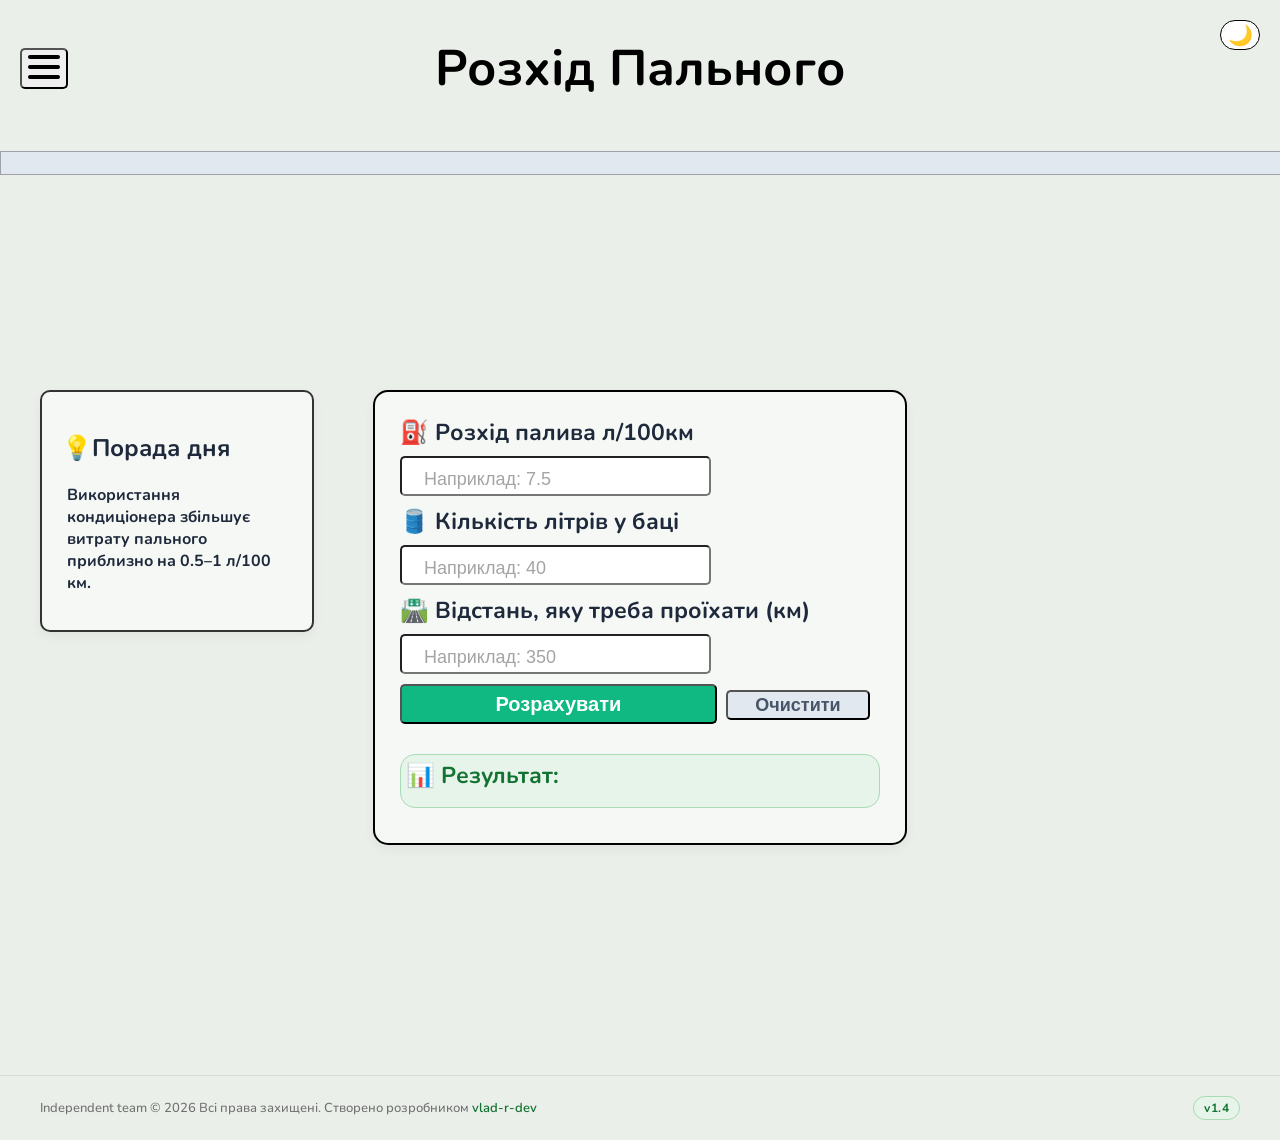
<file: index.html>
<!DOCTYPE html>
<html lang="ua">
<head>
    <!-- Google tag (gtag.js) -->
    <script async src="https://www.googletagmanager.com/gtag/js?id=G-9Q0XJ66E81"></script>
    <script>
        window.dataLayer = window.dataLayer || [];
        function gtag(){dataLayer.push(arguments);}
        gtag('js', new Date());

        gtag('config', 'G-9Q0XJ66E81');
    </script>
    
    <meta charset="UTF-8">
    <meta name="viewport" content="width=device-width, initial-scale=1.0">
    <link rel="stylesheet" href="style.css">
    <link rel="icon" href="images/logo.svg">

    <link rel="preconnect" href="https://fonts.googleapis.com">
    <link rel="preconnect" href="https://fonts.gstatic.com" crossorigin>
    <link href="https://fonts.googleapis.com/css2?family=Google+Sans:ital,opsz,wght@0,17..18,400..700;1,17..18,400..700&family=Nunito:ital,wght@0,200..1000;1,200..1000&family=Poppins:ital,wght@0,100;0,200;0,300;0,400;0,500;0,600;0,700;0,800;0,900;1,100;1,200;1,300;1,400;1,500;1,600;1,700;1,800;1,900&display=swap" rel="stylesheet">

    <title>Калькулятор витрати пального | Розрахунок онлайн</title>
    <meta name="description" content="Простий калькулятор витрати пального | Розрахуйте середню витрату бензину або дизеля на 100 км, та отримайте корисні поради для економії палива.">
</head>
<body>
    <button id="theme-toggle">🌙</button>
    <header>
        <div class="name">
            <h1>Розхід Пального</h1>
        </div>

        <button id="burger-btn">
            <img src="images/menu.png" alt="Меню">
        </button>

        <nav id="sidebarMenu">
            <button id="close">&times;</button>

            <ul class="menu-list">
                <li><a href="formula.html" class="pos">Формула розрахунку</a></li>
                <li><a href="us.html" class="pos">Що за програма?</a></li>
                <li><a href="about.html" class="pos">Про автора</a></li>
            </ul>
        </nav>

        <div class="overlay"></div>
    </header>

    <div class="marquee">
        <div class="marquee-text">
            ⛽ Швидкий розрахунок витрати пального • Порада дня • Точні алгоритми • Плануйте поїздки легко • 💡
        </div>
    </div>

    <main>
        <div class="container">

            <div class="tip">
                <h2>💡Порада дня</h2>
                <p id="tip"></p>
            </div>

            <div class="content">
                <div class="input">
                    <label>⛽ Розхід палива л/100км</label>
                    <input type="number" id="consumption" placeholder="Наприклад: 7.5">
                    <label>🛢️ Кількість літрів у баці</label>
                    <input type="number" id="fuel" placeholder="Наприклад: 40">
                    <label>🛣️ Відстань, яку треба проїхати (км)</label>
                    <input type="number" id="distance" placeholder="Наприклад: 350">
                </div>
                <div class="buttons">
                    <button id="calculate">Розрахувати</button>
                    <button type="reset" id="reset">Очистити</button>
                </div>

                <div class="output">
                    <label>📊 Результат:</label>
                    <p id="result"></p>
                </div>
            </div>
        </div>
        
    </main>

    <footer class="site-footer">
        <div class="footer-container">
            <p class="footer-copyright">
                Independent team &copy; 2026 Всі права захищені. Створено розробником
                <a href="https://github.com/vlad-r-dev" target="_blank" rel="noopener noreferrer" class="github-link" >vlad-r-dev</a>
            </p>
            <span class="version">v1.4</span>
        </div>
    </footer>

    <div id="toast"></div>

    <script src="script.js"></script>
    <script src="tips.js"></script>
</body>
</html>
</file>
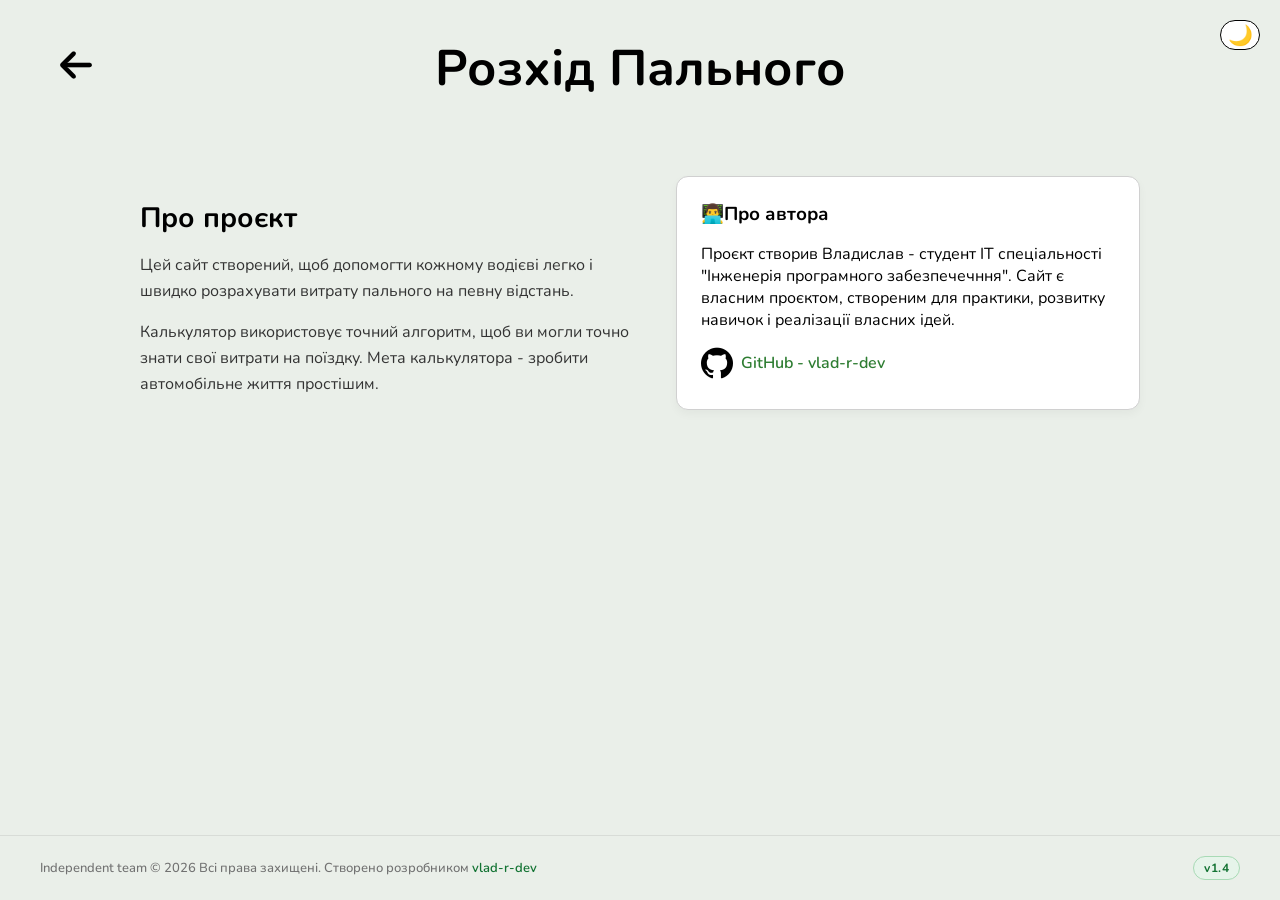
<file: about.html>
<!DOCTYPE html>
<html lang="ua">
<head>
     <link rel="stylesheet" href="about.css">
    <meta charset="UTF-8">
    <meta name="viewport" content="width=device-width, initial-scale=1.0">
    <link rel="icon" href="images/logo.svg">


    <link rel="preconnect" href="https://fonts.googleapis.com">
    <link rel="preconnect" href="https://fonts.gstatic.com" crossorigin>
    <link href="https://fonts.googleapis.com/css2?family=Google+Sans:ital,opsz,wght@0,17..18,400..700;1,17..18,400..700&family=Nunito:ital,wght@0,200..1000;1,200..1000&family=Poppins:ital,wght@0,100;0,200;0,300;0,400;0,500;0,600;0,700;0,800;0,900;1,100;1,200;1,300;1,400;1,500;1,600;1,700;1,800;1,900&display=swap" rel="stylesheet">
    
    <title>Про нас</title>
</head>
<body>
    <button id="theme-toggle">🌙</button>
    <header>

        <a href="index.html" class="back-link">
            <img src="images/arrow.png" alt="На головну" class="back-icon">
        </a>

        <a href="index.html" class="prev">
            <div class="name">
                <h1>Розхід Пального</h1>
            </div>
        </a>
    </header>
    
    <main>
        <section class="about-left">
            <h2>Про проєкт</h2>
            <p class="text-project">Цей сайт створений, щоб допомогти кожному водієві
                легко і швидко розрахувати витрату пального на певну відстань.
           </p>
           <p class="text-project">
                Калькулятор використовує точний алгоритм, щоб ви
                могли точно знати свої витрати на поїздку.

                Мета калькулятора - зробити автомобільне життя простішим.
           </p>
        </section>

        <div class="about-right">
            <h3>👨‍💻Про автора</h3>
            <p>Проєкт створив Владислав - студент IT спеціальності
                "Інженерія програмного забезпечечння".
                
                Сайт є власним проєктом, створеним для практики, розвитку навичок і реалізації власних ідей.
            </p>
                <a href="https://github.com/vlad-r-dev" target="_blank" class="author-link">
                    <img src="images/github.png" alt="GitHub-icon">
                    <span class="links">GitHub - vlad-r-dev</span>
                </a>
        </div>
    </main>
    
    <footer class="site-footer">
        <div class="footer-container">
            <p class="footer-copyright">
                Independent team &copy; 2026 Всі права захищені. Створено розробником
                <a href="https://github.com/vlad-r-dev" target="_blank" rel="noopener noreferrer" class="github-link" >vlad-r-dev</a>
            </p>
            <span class="version">v1.4</span>
        </div>
    </footer>

    <script src="script.js"></script>
</body>
</html>
</file>
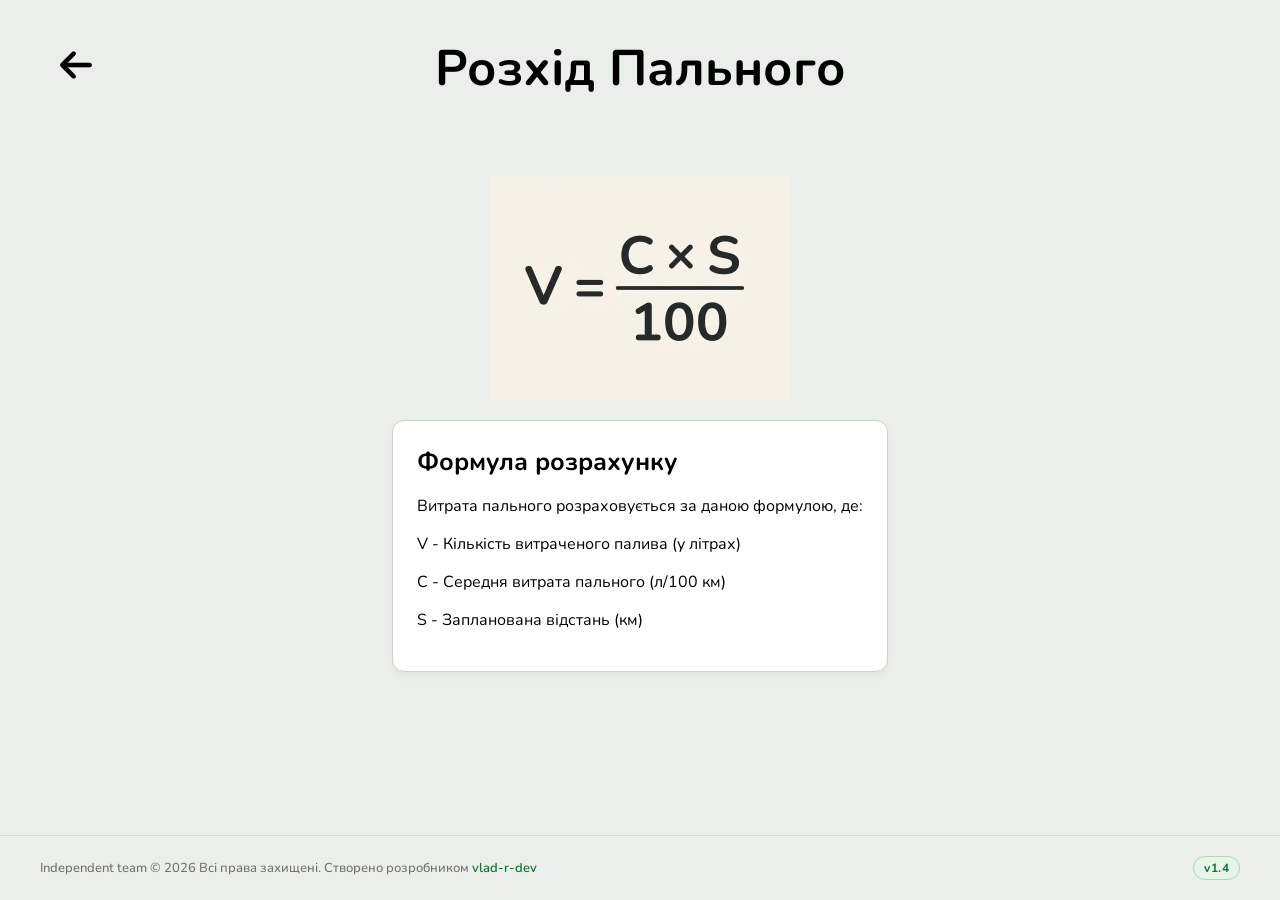
<file: formula.html>
<!DOCTYPE html>
<html lang="ua">
<head>
    <meta charset="UTF-8">
    <meta name="viewport" content="width=device-width, initial-scale=1.0">

    <link rel="stylesheet" href="formula.css">
    <link rel="icon" href="images/logo.svg">

    <link rel="preconnect" href="https://fonts.googleapis.com">
    <link rel="preconnect" href="https://fonts.gstatic.com" crossorigin>
    <link href="https://fonts.googleapis.com/css2?family=Google+Sans:ital,opsz,wght@0,17..18,400..700;1,17..18,400..700&family=Nunito:ital,wght@0,200..1000;1,200..1000&family=Poppins:ital,wght@0,100;0,200;0,300;0,400;0,500;0,600;0,700;0,800;0,900;1,100;1,200;1,300;1,400;1,500;1,600;1,700;1,800;1,900&display=swap" rel="stylesheet">

    <title>Формула розрахунку</title>
</head>
<body>
    <header>

        <a href="index.html" class="back-link">
            <img src="images/arrow.png" alt="На головну" class="back-icon">
        </a>

        <a href="index.html" class="prev">
            <div class="name">
                <h1>Розхід Пального</h1>
            </div>
        </a>
    </header>

    <main>
        <div class="container">
            <img src="images/formula.jpg" alt="Формула">

            <div class="about-right">
                <h3>Формула розрахунку</h3>
                <p>Витрата пального розраховується за даною формулою, де:</p>
                <p> V - Кількість витраченого палива (у літрах)</p>
                <p>C - Середня витрата пального (л/100 км)</p>
                <p> S - Запланована відстань (км)</p>
            </div>
    </main>

    <footer class="site-footer">
        <div class="footer-container">
            <p class="footer-copyright">
                Independent team &copy; 2026 Всі права захищені. Створено розробником
                <a href="https://github.com/vlad-r-dev" target="_blank" rel="noopener noreferrer" class="github-link" >vlad-r-dev</a>
            </p>
            <span class="version">v1.4</span>
        </div>
    </footer>

    <script src="script.js"></script>
</body>
</html>
</file>
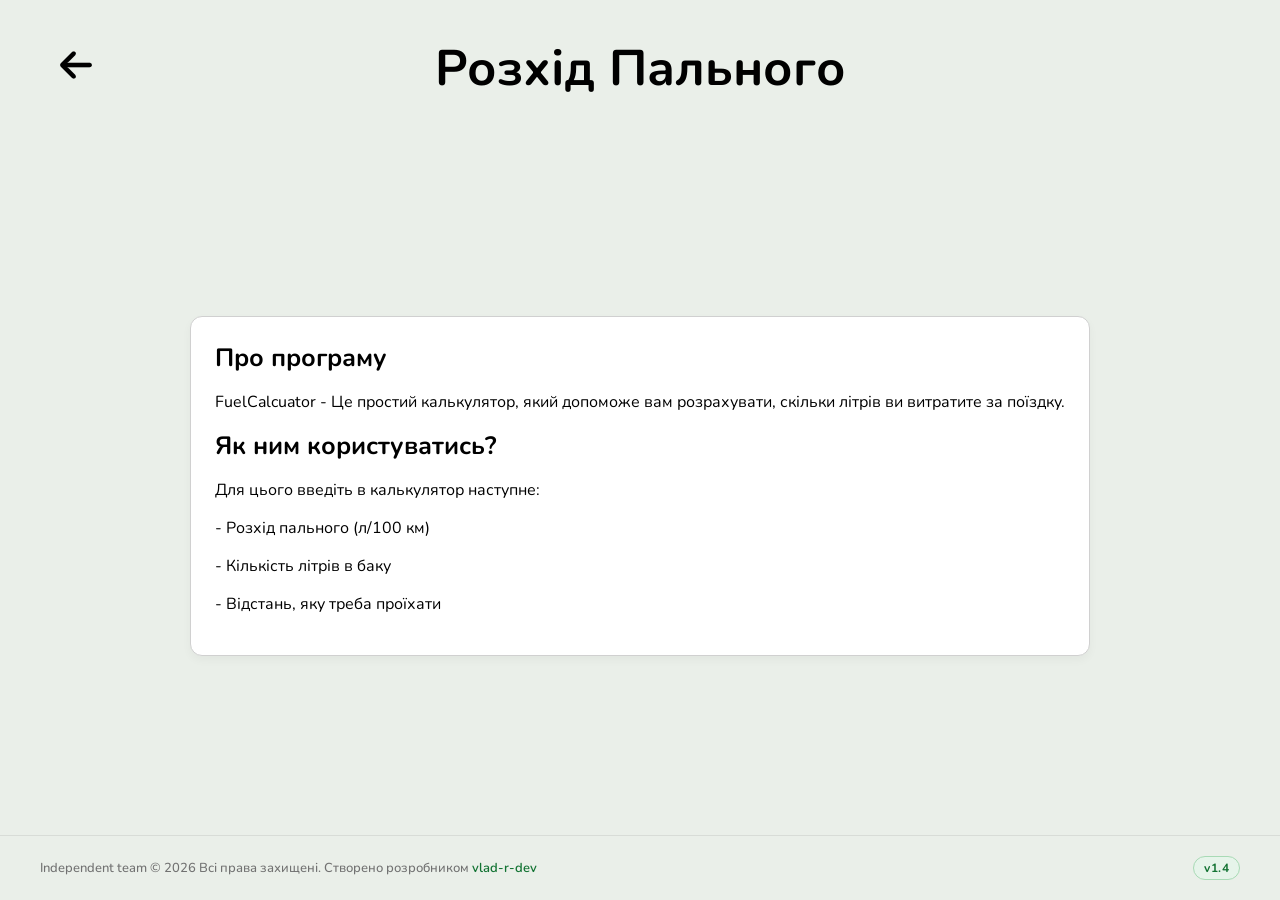
<file: us.html>
<!DOCTYPE html>
<html lang="ua">
<head>
    <meta charset="UTF-8">
    <meta name="viewport" content="width=device-width, initial-scale=1.0">

    <link rel="stylesheet" href="us.css">
    <link rel="icon" href="images/logo.svg">
   
    <link rel="preconnect" href="https://fonts.googleapis.com">
    <link rel="preconnect" href="https://fonts.gstatic.com" crossorigin>
    <link href="https://fonts.googleapis.com/css2?family=Google+Sans:ital,opsz,wght@0,17..18,400..700;1,17..18,400..700&family=Nunito:ital,wght@0,200..1000;1,200..1000&family=Poppins:ital,wght@0,100;0,200;0,300;0,400;0,500;0,600;0,700;0,800;0,900;1,100;1,200;1,300;1,400;1,500;1,600;1,700;1,800;1,900&display=swap" rel="stylesheet">

    <title>Про програму</title>
</head>
<body>
    <header>

        <a href="index.html" class="back-link">
            <img src="images/arrow.png" alt="На головну" class="back-icon">
        </a>

        <a href="index.html" class="prev">
            <div class="name">
                <h1>Розхід Пального</h1>
            </div>
        </a>
    </header>

    <main class="container">
        <div class="about-right">
            <h3>Про програму</h3>
            <p>
                FuelCalcuator - Це простий калькулятор, який допоможе вам
                розрахувати, скільки літрів ви витратите за поїздку.
            </p>
            <h3>Як ним користуватись?</h3>
            <p>
                Для цього введіть в калькулятор наступне:
            </p>
            <p>- Розхід пального (л/100 км)</p>
            <p>- Кількість літрів в баку</p>
            <p>- Відстань, яку треба проїхати</p>
        </div>
    </main>

     <footer class="site-footer">
        <div class="footer-container">
            <p class="footer-copyright">
                Independent team &copy; 2026 Всі права захищені. Створено розробником
                <a href="https://github.com/vlad-r-dev" target="_blank" rel="noopener noreferrer" class="github-link" >vlad-r-dev</a>
            </p>
            <span class="version">v1.4</span>
        </div>
    </footer>

    <script src="script.js"></script>
</body>
</html>
</file>
<file: style.css>
body {
    font-family: "Nunito", sans-serif;
    position: relative;
    max-width: 100%;
    margin: 0;
    padding: 0;
    background-color: #EAEFE9;
    transition: 0.4s, color 0.4s;
    overflow-x: hidden;
}

header {
    display: flex;
    justify-content: center;
    align-items: center;
}

#theme-toggle {
    background-color: white;
    position: absolute ;
    top: 20px;
    right: 20px;

    width: 40px;
    height: 30px;
    
    border-radius: 20px;
    border: 1px solid #000;
    cursor: pointer;
    font-size: 20px;

    display: flex;
    align-items: center;
    justify-content: center;
}

#burger-btn {
    position: absolute; 
    left: 20px;
    border-radius: 5px;
    cursor: pointer;
}

#sidebarMenu {
    display: none;
    position: fixed;
    top: 50px;
    left: 20px;
    width: 250px;
    background-color: #ffffffff;
    border-radius: 12px;
    border: 1px solid #ccc;
    padding: 15px;
    box-shadow: 0 4px 12px rgba(0, 0, 0, 0.15);
    z-index: 1000;
}

.menu-list {
    display: flex;
    flex-direction: column;
    gap: 16px;
    list-style: none;
}

.menu-list :hover {
    color: #2bd49c;
}

.pos {
    display: block;
    padding: 14px 18px;
    text-decoration: none;
    background-color: #c4ccc3;
    border-radius: 5px;
    text-align: center;
}


main {
    display: flex;
    justify-content: center;
    align-items: center;
    min-height: 100vh;
    color: #1E293B;
}

.container {
    display: flex;
    justify-content: center;
    align-items: flex-start;
    gap: 20px;
    position: relative;
    width: 100%;
    max-width: 1200px;
    margin: 15px auto 30px auto;
    padding: 0 20px;
}

.tip {
    position: absolute;
    left: 20px;
    top: 0;
    width: 230px;
    padding: 20px;
    box-shadow: 0 4px 12px rgba(0, 0, 0, 0.05);
    background-color: #F6F8F5;
    border-radius: 10px;
    border: 2px solid #333;

}

#tip {
    padding-left: 5px;
    font-size: 16px;
    font-weight: 700;
}

.about-ref {
    margin: 0 auto;
    margin-top: 10px;
    display: block;
    width: 70px;
    background-color:#9e0b01;
    border-radius: 5px;
    text-align: center;
    color: white;
    font-weight: 700;

    text-decoration: none;
}

.about-ref:hover {
    color: rgb(179, 179, 181);
    text-decoration: none;
    background-color: #910f05;
}

/* Плажка з авто */

/* .car-header {
    display: flex;
    justify-content: space-between;
    align-items: center;
}

.car {
    position: absolute;
    right: 50px;
    top: 0;
    width: 200px;
    padding: 20px;
    box-shadow: 0 4px 12px rgba(0, 0, 0, 0.05);
    background-color: #F6F8F5;
    border-radius: 10px;
    border: 2px solid #333;
}

.nameRight {
    font-size: 20px;
    font-weight: 700;
    padding: 0;
    margin: 0;
}

.addCar {
    width: 35px;
    height: 35px;
    font-size: 18px;
    font-weight: 700;

    border-radius: 5px;
}

#carName, #fuels, #carNumber{
    border-radius: 10px;

}

#closeModal {
    position: relative;
    width: 30px;
    height: 30px;
    border-radius: 5px;
}

.modal, #closeModal, #saveCar {
    display: block;
    margin-left: auto;
}

.modal {
    display: none;
    position: fixed;
    inset: 0;

    background: rgba(0, 0, 0, 0.5);
    justify-content: center;
    align-items: center;
}

.modal-content {
    background: #F6F8F5;
    padding: 25px;
    border-radius: 15px;
    width: 90%;
    max-width: 370px;
}

#carName::placeholder {
    padding-left: 10px;
}

#fuels::placeholder {
    padding-left: 10px;
}

#carNumber::placeholder {
    padding-left: 10px;
} */

/* Основа сайту */

.content {
    width: 100%;
    max-width: 480px;
    margin: 0 auto;
    background-color: #F6F8F5;
    border-radius: 15px;
    padding: 25px;
    box-shadow: 0 4px 12px rgba(0, 0, 0, 0.05);
    border: 2px solid #000;
}

.name {
    display: flex;
    justify-content: center;
    align-items: center;
    font-size: 25px;

}

label {
    font-size: 23px;
    font-weight: bold;
    display: block;
    text-align: left;
}

input {
    margin-top: 8px;
    margin-bottom: 10px;
    text-align: left;
    border-radius: 5px;

    width: 64.7%;
    height: 40px;

    font-size: 25px;
    box-sizing: border-box;
}

#calculate {
    display: block;
    height: 40px;
    width: 66%;
    font-size: 20px;
    font-weight: 550;

    background-color: #10B981;
    color: white;
    border-radius: 5px;
    cursor: pointer;

    margin-bottom: 20px;

    transition: all 0.15s ease;
}

button:hover {
    filter: brightness(90%);
}

.buttons {
    display: flex;
    justify-content: space-between;
}

#reset {
    width: 30%;
    height: 30px;
    margin-top: 6px;
    margin-right: 10px;
    padding: 0;
    cursor: pointer;

    background-color: #E2E8F0;
    border-radius: 5px;
    font-weight: 550;
    font-size: 18px;
    color: #475569;
}

.output {
    width: 100%;
    margin: 10px 0 10px 0;
    padding: 5px 0 0 5px;
    background-color: #e6f4ea;
    border-radius: 15px;
    border: 1px solid #a8dab5;
    box-sizing: border-box;
}

.output label {
    font-weight: 700;
    color: #137333;
    font-weight: 16px;
}

a {
    text-decoration: none;
    color: inherit;
}

a:hover {
    text-decoration: underline;
    opacity: 0.8s;
    color: gray;
}

::placeholder {
    color: #a4a4a4;
    font-size: 18px;
    padding-left: 20px;
}

#toast {
    position: fixed;
    
    top: 20px;
    right: 20px;

    background-color: #d32f2f;
    color: white;
    padding: 15px 25px;

    border-radius: 12px;
    
    font-size: 18px;
    font-weight: bold;

    opacity: 0;
    transition: 0.3s;
    pointer-events: none;
}

#toast.show {
    opacity: 1;
}

.marquee {
    width: 100%;
    background-color: #e2e8f0;
    border: 1px solid rgba(0, 0, 0, 0.3);
    color: #2d3748;
    overflow: hidden;
    white-space: nowrap;
    margin-bottom: 0;
    margin-top: 15px;
/* Минулий зелений колір */
/* background-color: rgb(129, 250, 129); */
}

.marquee-text {
    display: inline-block;
    padding-left: 100%; /* Додали щоб текст йшов повністю з правого краю*/
    animation: marquee 20s linear infinite;
}

/* Робить текст під заголовком бігаючим */
@keyframes marquee {
    0% {
        transform: translateX(0); /* from, 100% */
    }
    100% { /* to */
        transform: translateX(-100%);
    }
}

.site-footer {
    width: 100%;
    margin-top: auto;
    padding: 20px 0;
    border-top: 1px solid rgba(0, 0, 0, 0.08);
    background-color: transparent;
}

.footer-container {
    max-width: 1200px;
    margin: 0 auto;
    padding: 0 20px;
    display: flex;
    justify-content: space-between;
    align-items: center;
}

.footer-copyright {
    margin: 0;
    font-size: 13px;
    color: #717171;
    font-weight: 500;
}

.github-link {
    color: #137333;
    text-decoration: none;
    font-weight: 600;
    transition: color 0.2s ease, text-decoration 0.2s ease;
}

.github-link:hover {
    color: #0d652d;
    text-decoration: underline;
}

.version {
    background-color: #e6f4ea;
    color: #137333;
    font-size: 12px;
    font-weight: 700;
    padding: 3px 10px;
    border-radius: 12px;
    border: 1px solid #a8dab5;
    letter-spacing: 0.5px;
}

/* Прибирає стрілочки в полях вводу */

input[type="number"]::-webkit-outer-spin-button,
input[type="number"]::-webkit-inner-spin-button {
    -webkit-appearance: none;
    margin: 0;
}

input[type="number"] {
    appearance: textfield;
}

/* ------- Чорна тема ------- */

body.dark-mode {
    background-color: #121413;
    color: #e1e3e0;
}

body.dark-mode .content,
body.dark-mode .tip {
    background-color: #1a1d1b;
    border: 2px solid #2d3330;
    box-shadow: 0 4px 20px rgba(0, 0, 0, 0.4);
}

body.dark-mode .tip h2,
body.dark-mode .input label {
    color: #e1e3e0;
}

body.dark-mode .tip {
    color: #a0aab0
}

body.dark-mode input {
    background-color: #242926;
    color: white;
}

body.dark-mode button {
    background-color: #15803D;
}

body.dark-mode #reset {
    background-color: #2a302c;
    border: 1px solid #3f4943;
    color: #d1d8d3;
}

body.dark-mode #reset:hover {
  background-color: #353d38;
}

body.dark-mode .marquee {
    background-color: #1e2220;
    border: 1px solid #2b312e;
    color: #b0b8b3;

}

body.dark-mode .output {
    background-color: #133e2b;
    border: 1px solid #1b5e3f;
    color: #a8dab5;
}

body.dark-mode #theme-toggle {
  background-color: #242926;
  border: 1px solid #38423d;
  color: #ffcc00;
}

body.dark-mode #toast {
  background-color: #2e3531;
  color: #ffffff;
  border: 1px solid #44504a;
}

body.dark-mode .site-footer {
    border-top-color: rgba(255, 255, 255, 0.1);
}

body.dark-mode .footer-copyright {
    color: #a0a0a0;
}

body.dark-mode .github-link {
    color: #a8dab5;
}

body.dark-mode .github-link:hover {
    color: #ffffff;
}

body.dark-mode .version {
    background-color: #133e2b;
    color: #a8dab5;
    border-color: #1b5e3f;
}

/* body.dark-mode .car {
    background-color: #1a1d1b;
    color: #ffffff;
}

body.dark-mode .addCar {
    background-color: #15803D;
}

body.dark-mode .modal-content {
    background-color: #1a1d1b;
    color: #ffffff;
}

body.dark-mode #saveCar {
    border-radius: 5px;
    color: #ffffff;
    height: 30px;
} */

@media (max-width: 480px) {

    html, body {
        overflow-x: hidden;
        max-width: 100%;
    }

    body {
        padding: 10px;
    }

    .marquee,
    .marquee-text {
        display: none;
    }

    header,
    .header {
        width: 100%;
        max-width: 100%;
        overflow: hidden;
        box-sizing: border-box;
    }

    .name {
        display: block;
        text-align: center;
        font-size: 18px;
        margin: 15px 0 0 0;
        width: 100%;
    }

    main,
    .container {
        width: 100%;
        max-width: 100%;
        padding: 0 10px;
        margin: 0 auto;
        box-sizing: border-box;
        display: flex;
        flex-direction: column;
        align-items: center;
        gap: 20px;
    }

    .content,
    .tip {
        width:100%;
        max-width: 100%;
        padding: 20px 16px;
        box-sizing: border-box;
        order: 1;
    }

    .output {
        width: 100%;
        max-width: 100%;
        box-sizing: border-box;
    }

    .tip {
        position: static;
        max-width: 420px;
        width: 100%;
        box-sizing: border-box;
        order: 2;
    }

    #theme-toggle {
        position: absolute;
        top: 60px;
        right: 15px;
        z-index: 1000;
        transform: none;
    }

    .footer-container {
        display: flex;
        flex-direction: column;
        align-items: center;
        gap: 8px;
        text-align: center;
        padding: 10px;
    }

    .footer-copyright {
        margin: 0;
        text-align: center;
    }
}
</file>
<file: about.css>
body {
    font-family: "Nunito", sans-serif;
    position: relative;
    max-width: 100%;
    margin: 0;
    padding: 0;
    background-color: #EAEFE9;
    transition: 0.4s, color 0.4s;
    overflow-x: hidden;
    display: flex;
    flex-direction: column;
    min-height: 100vh;

    position: relative;
}

#theme-toggle {
    background-color: white;
    position: absolute ;
    top: 20px;
    right: 20px;

    width: 40px;
    height: 30px;
    
    border-radius: 20px;
    border: 1px solid #000;
    cursor: pointer;
    font-size: 20px;

    display: flex;
    align-items: center;
    justify-content: center;
}

header {
    display: flex;
    justify-content: center;
    align-items: center;
}

.back-link {
    position: absolute;
    left: 60px;
    
}

.name {
    display: flex;
    justify-content: center;
    align-items: center;
    font-size: 25px;

}

label {
    font-size: 23px;
    font-weight: bold;
    display: block;
    text-align: left;
}

a,
a:visited {
    text-decoration: none;
    color: #000;
}

main {
    flex: 1;
    display: flex;
    justify-content: center;
    align-items: flex-start;
    gap: 40px;               
    max-width: 1000px;
    margin: 40px auto;
    padding: 0 20px;
}

.about-left {
    flex: 1.2;
}

.about-left h2 {
    font-size: 28px;
    margin-bottom: 16px;
}

.about-left p {
    font-size: 16px;
    line-height: 1.6;
    margin-bottom: 12px;
    color: #333;
}

.about-right {
  flex: 1;
  background-color: #ffffff;
  border: 1px solid #d0d0d0;
  border-radius: 12px;
  padding: 24px;
  box-shadow: 0 4px 10px rgba(0, 0, 0, 0.04);
}

.about-right h3 {
  margin-top: 0;
  margin-bottom: 12px;
}

.author-link {
  display: inline-flex;
  align-items: center;
  gap: 8px;
  text-decoration: none;
  color: #2e7d32;
  font-weight: 600;
}

.GitHub-link {
    width: 20px;
    height: 20px;
}

.author-link:hover {
  text-decoration: underline;
}



.site-footer {
    width: 100%;
    margin-top: auto;
    padding: 20px 0;
    border-top: 1px solid rgba(0, 0, 0, 0.08);
    background-color: transparent;
}

.footer-container {
    max-width: 1200px;
    margin: 0 auto;
    padding: 0 20px;
    display: flex;
    justify-content: space-between;
    align-items: center;
}

.footer-copyright {
    margin: 0;
    font-size: 13px;
    color: #717171;
    font-weight: 500;
}

.github-link {
    color: #137333;
    text-decoration: none;
    font-weight: 600;
    transition: color 0.2s ease, text-decoration 0.2s ease;
}

.github-link:hover {
    color: #0d652d;
    text-decoration: underline;
}

.version {
    background-color: #e6f4ea;
    color: #137333;
    font-size: 12px;
    font-weight: 700;
    padding: 3px 10px;
    border-radius: 12px;
    border: 1px solid #a8dab5;
    letter-spacing: 0.5px;
}

@media (max-width: 700px) {

    .name {
        text-align: center;
        font-size: 16px;
    }

    .back-link {
        left: 10px;
    }

    main {
        flex-direction: column;
    }


    .about-right {
        width: 100%;
        box-sizing: border-box;
        margin-bottom: 100px;
    }
}
/* ------- Чорна тема ------- */

body.dark-mode {
    background-color: #121413;
    color: #e1e3e0;
}

body.dark-mode .name,
body.dark-mode .text-project {
    color: #e1e3e0;
}

body.dark-mode #theme-toggle {
  background-color: #242926;
  border: 1px solid #38423d;
  color: #ffcc00;
}

body.dark-mode .about-right {
    background-color: #1a1d1b;
    border: 2px solid #2d3330;
    box-shadow: 0 4px 20px rgba(0, 0, 0, 0.4);
}

body.dark-mode .links {
    color: #1e9a60;
}

body.dark-mode .site-footer {
    border-top-color: rgba(255, 255, 255, 0.1);
}

body.dark-mode .footer-copyright {
    color: #a0a0a0;
}

body.dark-mode .github-link {
    color: #a8dab5;
}

body.dark-mode .github-link:hover {
    color: #ffffff;
}

body.dark-mode .version {
    background-color: #133e2b;
    color: #a8dab5;
    border-color: #1b5e3f;
}
</file>
<file: formula.css>
body {
    font-family: "Nunito", sans-serif;
    position: relative;
    max-width: 100%;
    margin: 0;
    padding: 0;
    background-color: #EAEFE9;
    transition: 0.4s, color 0.4s;
    overflow-x: hidden;
    display: flex;
    flex-direction: column;
    min-height: 100vh;

    position: relative;
}

.container { 
  display: flex;
  flex-direction: column; 
  align-items: center;    
  gap: 20px;              
}

#theme-toggle {
    background-color: white;
    position: absolute ;
    top: 20px;
    right: 20px;

    width: 40px;
    height: 30px;
    
    border-radius: 20px;
    border: 1px solid #000;
    cursor: pointer;
    font-size: 20px;

    display: flex;
    align-items: center;
    justify-content: center;
}

header {
    display: flex;
    justify-content: center;
    align-items: center;
}

.back-link {
    position: absolute;
    left: 60px;
    
}

.name {
    display: flex;
    justify-content: center;
    align-items: center;
    font-size: 25px;

}

label {
    font-size: 23px;
    font-weight: bold;
    display: block;
    text-align: left;
}

a,
a:visited {
    text-decoration: none;
    color: #000;
}

img {
    max-width: 300px;
    height: auto;
}

.about-right {
  flex: 1;
  background-color: #ffffff;
  border: 1px solid #d0d0d0;
  border-radius: 12px;
  padding: 24px;
  box-shadow: 0 4px 10px rgba(0, 0, 0, 0.04);
}

.about-right h3 {
  margin-top: 0;
  margin-bottom: 12px;
  font-size: 25px;
}

main {
    flex: 1;
    display: flex;
    justify-content: center;
    align-items: flex-start;
    gap: 40px;               
    max-width: 1000px;
    margin: 40px auto;
    padding: 0 20px;
}

.site-footer {
    width: 100%;
    margin-top: auto;
    padding: 20px 0;
    border-top: 1px solid rgba(0, 0, 0, 0.08);
    background-color: transparent;
}

.footer-container {
    max-width: 1200px;
    margin: 0 auto;
    padding: 0 20px;
    display: flex;
    justify-content: space-between;
    align-items: center;
}

.footer-copyright {
    margin: 0;
    font-size: 13px;
    color: #717171;
    font-weight: 500;
}

.github-link {
    color: #137333;
    text-decoration: none;
    font-weight: 600;
    transition: color 0.2s ease, text-decoration 0.2s ease;
}

.github-link:hover {
    color: #0d652d;
    text-decoration: underline;
}

.version {
    background-color: #e6f4ea;
    color: #137333;
    font-size: 12px;
    font-weight: 700;
    padding: 3px 10px;
    border-radius: 12px;
    border: 1px solid #a8dab5;
    letter-spacing: 0.5px;
}

@media (max-width: 700px) {

    .name {
        text-align: center;
        font-size: 16px;
    }

    .back-link {
        left: 10px;
    }

    main {
        flex-direction: column;
    }

}
</file>
<file: us.css>
body {
    font-family: "Nunito", sans-serif;
    position: relative;
    max-width: 100%;
    margin: 0;
    padding: 0;
    background-color: #EAEFE9;
    transition: 0.4s, color 0.4s;
    overflow-x: hidden;
    display: flex;
    flex-direction: column;
    min-height: 100vh;

    position: relative;
}

.container { 
  display: flex;
  flex-direction: column; 
  align-items: center;                
}

#theme-toggle {
    background-color: white;
    position: absolute ;
    top: 20px;
    right: 20px;

    width: 40px;
    height: 30px;
    
    border-radius: 20px;
    border: 1px solid #000;
    cursor: pointer;
    font-size: 20px;

    display: flex;
    align-items: center;
    justify-content: center;
}

header {
    display: flex;
    justify-content: center;
    align-items: center;
}

.back-link {
    position: absolute;
    left: 60px;
    
}

.name {
    display: flex;
    justify-content: center;
    align-items: center;
    font-size: 25px;

}

label {
    font-size: 23px;
    font-weight: bold;
    display: block;
    text-align: left;
}

a,
a:visited {
    text-decoration: none;
    color: #000;
}

main {
    flex: 1;
    display: flex;
    justify-content: center;
    align-items: flex-start;
    gap: 40px;               
    max-width: 1000px;
    margin: 40px auto;
    padding: 0 20px;
}

.about-right {
  
  background-color: #ffffff;
  border: 1px solid #d0d0d0;
  border-radius: 12px;
  padding: 24px;
  box-shadow: 0 4px 10px rgba(0, 0, 0, 0.04);
}

.about-right h3 {
  margin-top: 0;
  margin-bottom: 12px;
  font-size: 25px;
}
.site-footer {
    width: 100%;
    margin-top: auto;
    padding: 20px 0;
    border-top: 1px solid rgba(0, 0, 0, 0.08);
    background-color: transparent;
}

.footer-container {
    max-width: 1200px;
    margin: 0 auto;
    padding: 0 20px;
    display: flex;
    justify-content: space-between;
    align-items: center;
}

.footer-copyright {
    margin: 0;
    font-size: 13px;
    color: #717171;
    font-weight: 500;
}

.github-link {
    color: #137333;
    text-decoration: none;
    font-weight: 600;
    transition: color 0.2s ease, text-decoration 0.2s ease;
}

.github-link:hover {
    color: #0d652d;
    text-decoration: underline;
}

.version {
    background-color: #e6f4ea;
    color: #137333;
    font-size: 12px;
    font-weight: 700;
    padding: 3px 10px;
    border-radius: 12px;
    border: 1px solid #a8dab5;
    letter-spacing: 0.5px;
}

@media (max-width: 700px) {

    .name {
        text-align: center;
        font-size: 16px;
    }

    .back-link {
        left: 10px;
    }

    main {
        flex-direction: column;
    }


    .about-right {
        width: 100%;
        box-sizing: border-box;
        margin-bottom: 100px;
    }
}
</file>
